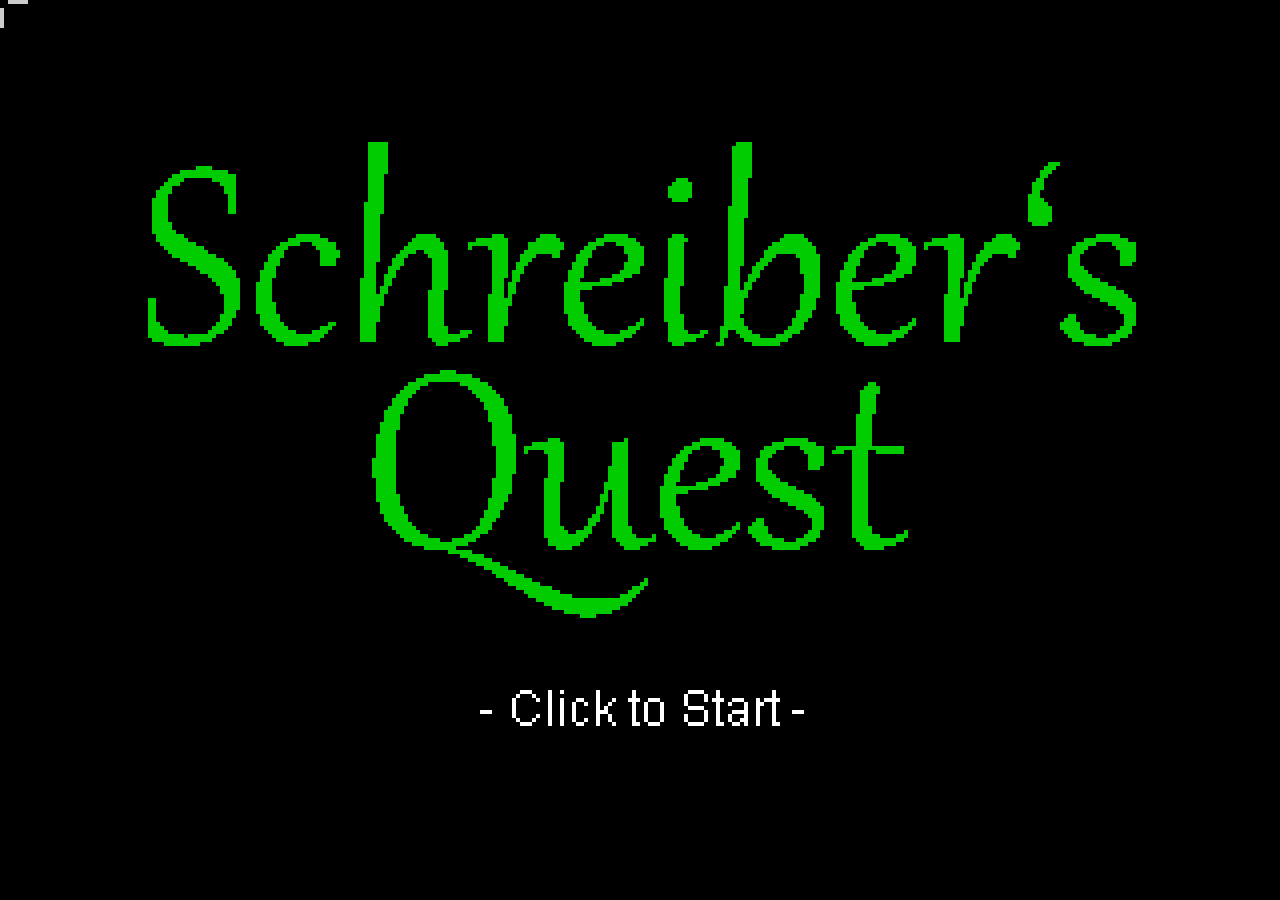
<file: games/pac/index.html>
<!DOCTYPE html>
<html>
<head>
	<title>Schreiber's Quest</title>
    <meta charset="utf-8">
    <link rel="shortcut icon" href="media/favicon.ico">
	<style type="text/css">
		html,body {
			background-color: #333;
			color: #fff;
			font-family: helvetica, arial, sans-serif;
			margin: 0;
			padding: 0;
			font-size: 12pt;
		}
		
		#canvas {
			position: absolute;
			left: 0;
			right: 0;
			top: 0;
			bottom: 0;
			margin: auto;
            cursor: url('[data-uri]'),
            url(media/blank.cur),
            none !important;
		}
	</style>

	<script type="text/javascript" src="lib/impact/impact.js"></script>
	<script type="text/javascript" src="lib/game/main.js"></script>
</head>
<body>
	<canvas id="canvas"></canvas>
</body>
</html>
</file>
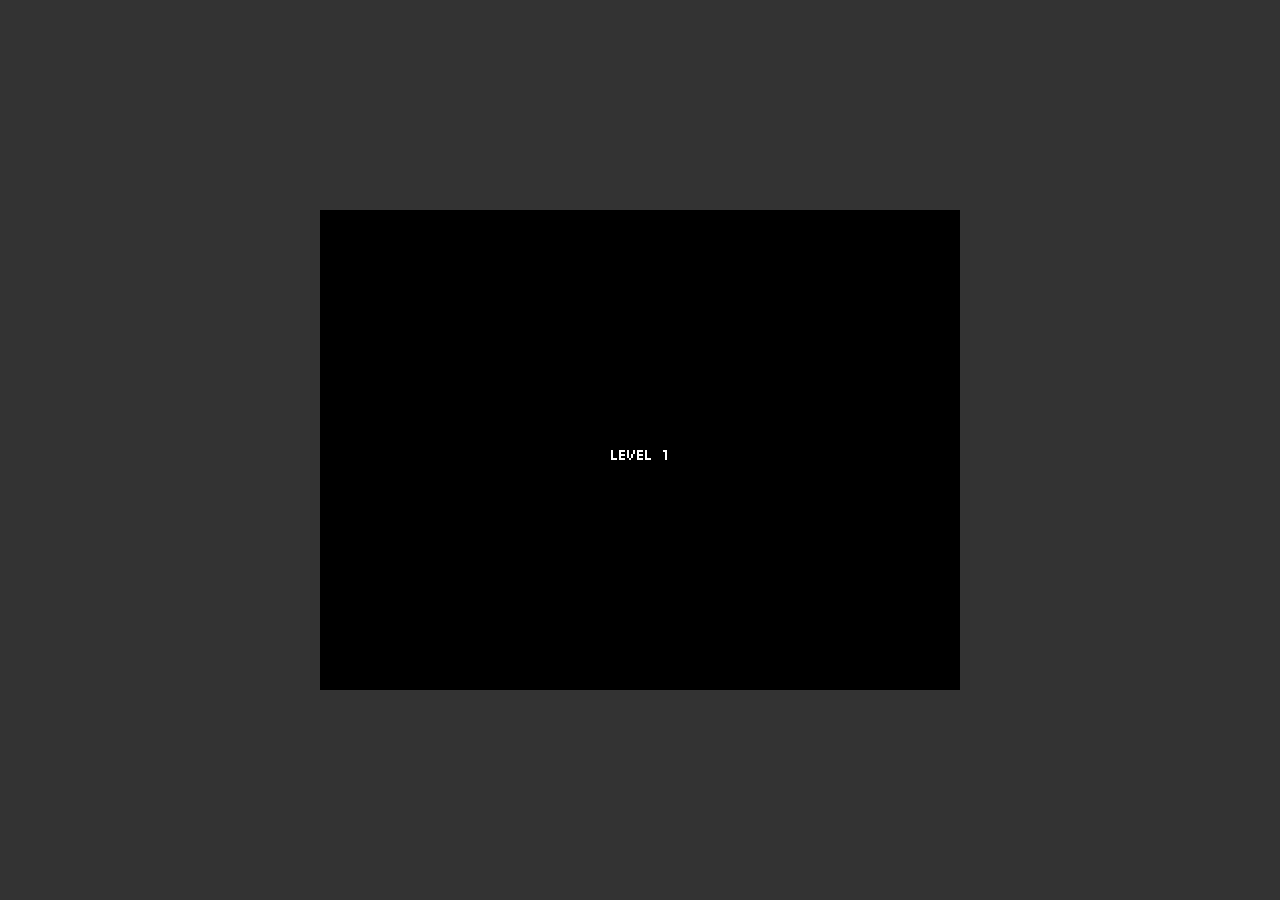
<file: games/platformer/index.html>
<!DOCTYPE html>
<html>
<head>
	<title>Platformer</title>
	<style type="text/css">
		html,body {
			background-color: #333;
			color: #fff;
			font-family: helvetica, arial, sans-serif;
			margin: 0;
			padding: 0;
			font-size: 12pt;
		}
		
		#canvas {
			position: absolute;
			left: 0;
			right: 0;
			top: 0;
			bottom: 0;
			margin: auto;
		}
	</style>
	<script type="text/javascript" src="lib/impact/impact.js"></script>
	<script type="text/javascript" src="lib/game/main.js"></script>
</head>
<body>
	<canvas id="canvas"></canvas>
</body>
</html>
</file>
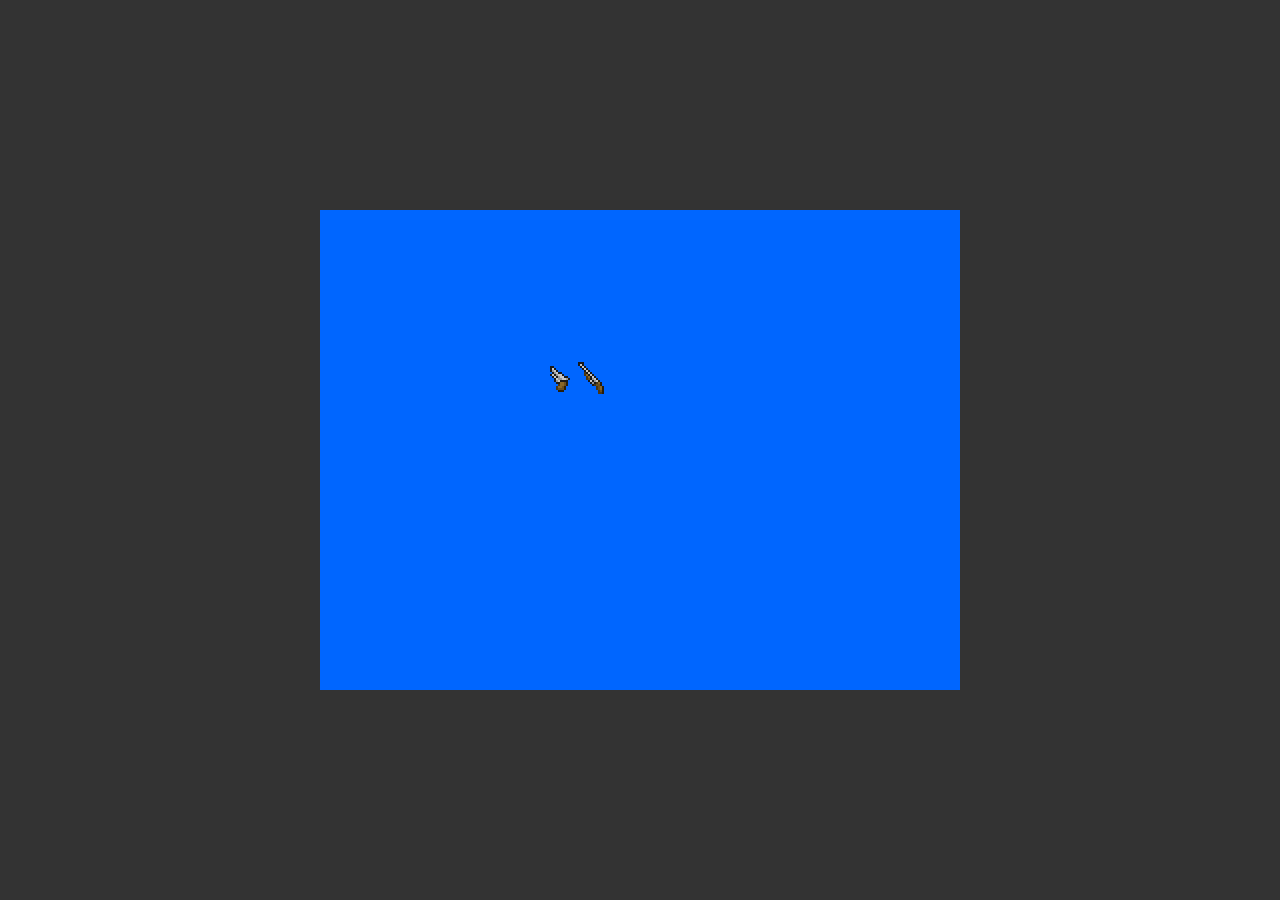
<file: games/shp/index.html>
<!DOCTYPE html>
<html>
<head>
	<title>Impact Game</title>
	<style type="text/css">
		html,body {
			background-color: #333;
			color: #fff;
			font-family: helvetica, arial, sans-serif;
			margin: 0;
			padding: 0;
			font-size: 12pt;
		}
		
		#canvas {
			position: absolute;
			left: 0;
			right: 0;
			top: 0;
			bottom: 0;
			margin: auto;
		}
	</style>

	<script type="text/javascript" src="lib/impact/impact.js"></script>
	<script type="text/javascript" src="lib/game/main.js"></script>
</head>
<body>
	<canvas id="canvas"></canvas>
</body>
</html>
</file>
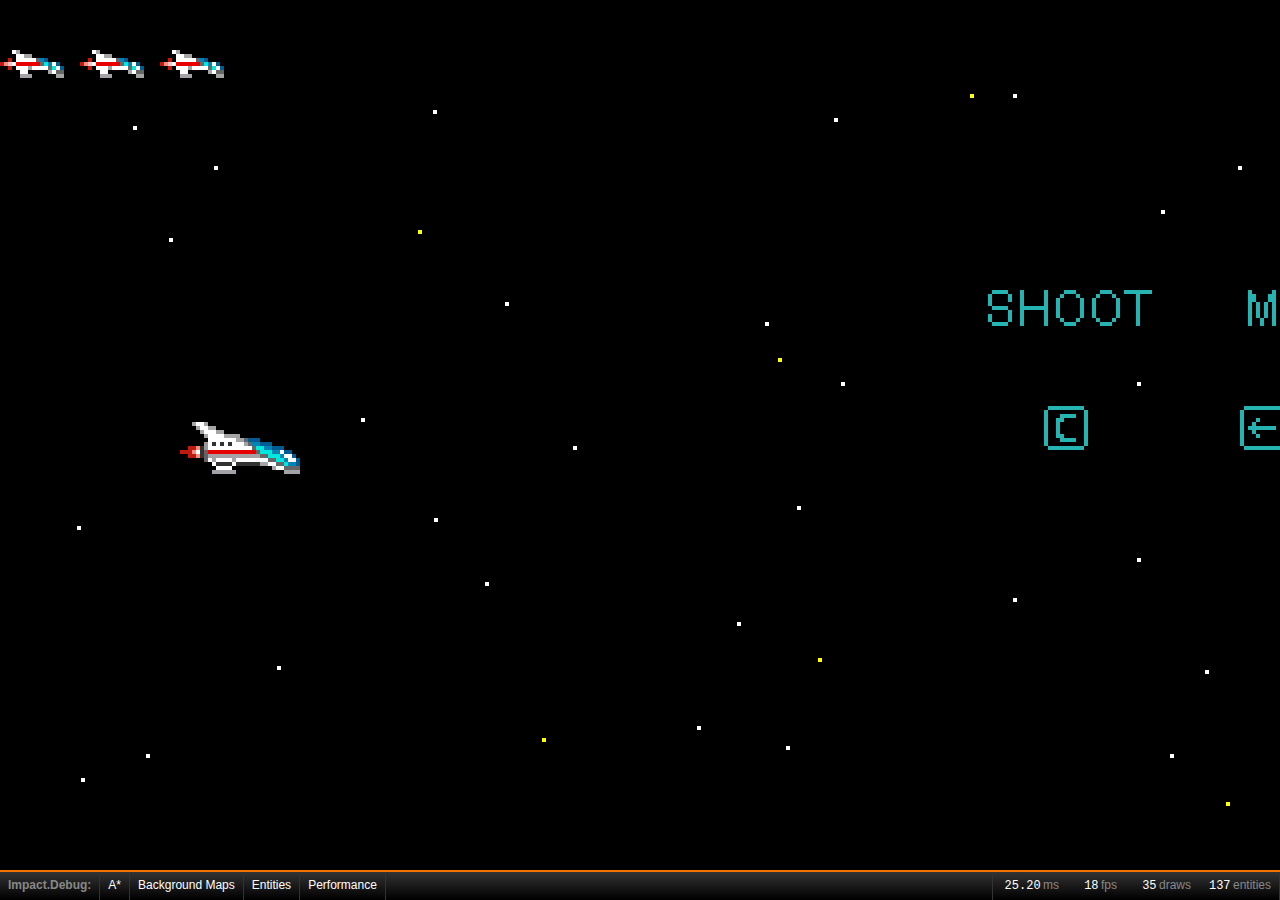
<file: games/super-snail-rescue/index.html>
<!DOCTYPE html>
<html>
<head>
    <meta http-equiv="X-UA-Compatible" content="IE=Edge">
    <meta charset="utf-8">
	<title>Super Snail Rescue</title>
    <link rel="shortcut icon" href="media/favicon.ico">
	<style type="text/css">
		html,body {
			background-color: #333;
			color: #fff;
			font-family: helvetica, arial, sans-serif;
			margin: 0;
			padding: 0;
			font-size: 12pt;
		}
		
		#canvas {
			position: absolute;
			left: 0;
			right: 0;
			top: 0;
			bottom: 0;
			margin: auto;
		}
        h1 {
            text-align: center;
        }
	</style>
    <!--[if IE]>
    <script src="http://html5shiv.googlecode.com/svn/trunk/html5.js"></script>
    <![endif]-->
</head>
<body>
    <h1 id="loading">LOADING ...</h1>
	<canvas id="canvas"></canvas>
    <script type="text/javascript" src="lib/impact/impact.js"></script>
    <script type="text/javascript" src="lib/game/main.js"></script>
</body>
</html>
</file>
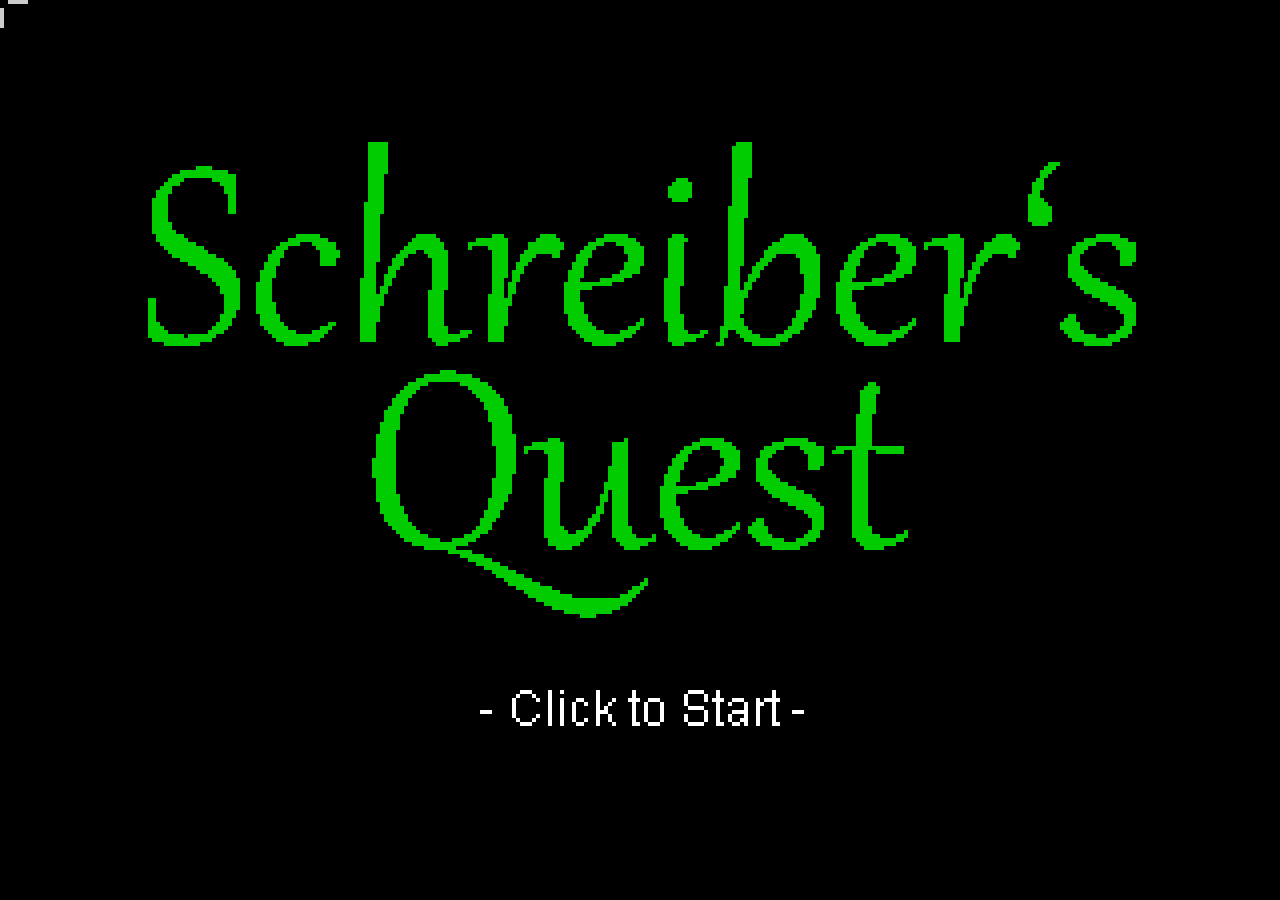
<file: games/pac/minified/index.html>
<!DOCTYPE html>
<html>
<head>
    <meta http-equiv="X-UA-Compatible" content="IE=Edge">
    <meta charset="utf-8">
	<title>Schreiber's Quest</title>
    <link rel="shortcut icon" href="media/favicon.ico">
	<style type="text/css">
		html,body {
			background-color: #333;
			color: #fff;
			font-family: helvetica, arial, sans-serif;
			margin: 0;
			padding: 0;
			font-size: 12pt;
		}
		
		#canvas {
			position: absolute;
			left: 0;
			right: 0;
			top: 0;
			bottom: 0;
			margin: auto;
            cursor: url('[data-uri]'),
            url(media/blank.cur),
            none !important;
		}
	</style>
    <!--[if IE]>
    <script src="http://html5shiv.googlecode.com/svn/trunk/html5.js"></script>
    <![endif]-->
</head>
<body>
	<canvas id="canvas"></canvas>
    <script type="text/javascript" src="game.min.js"></script>
</body>
</html>
</file>
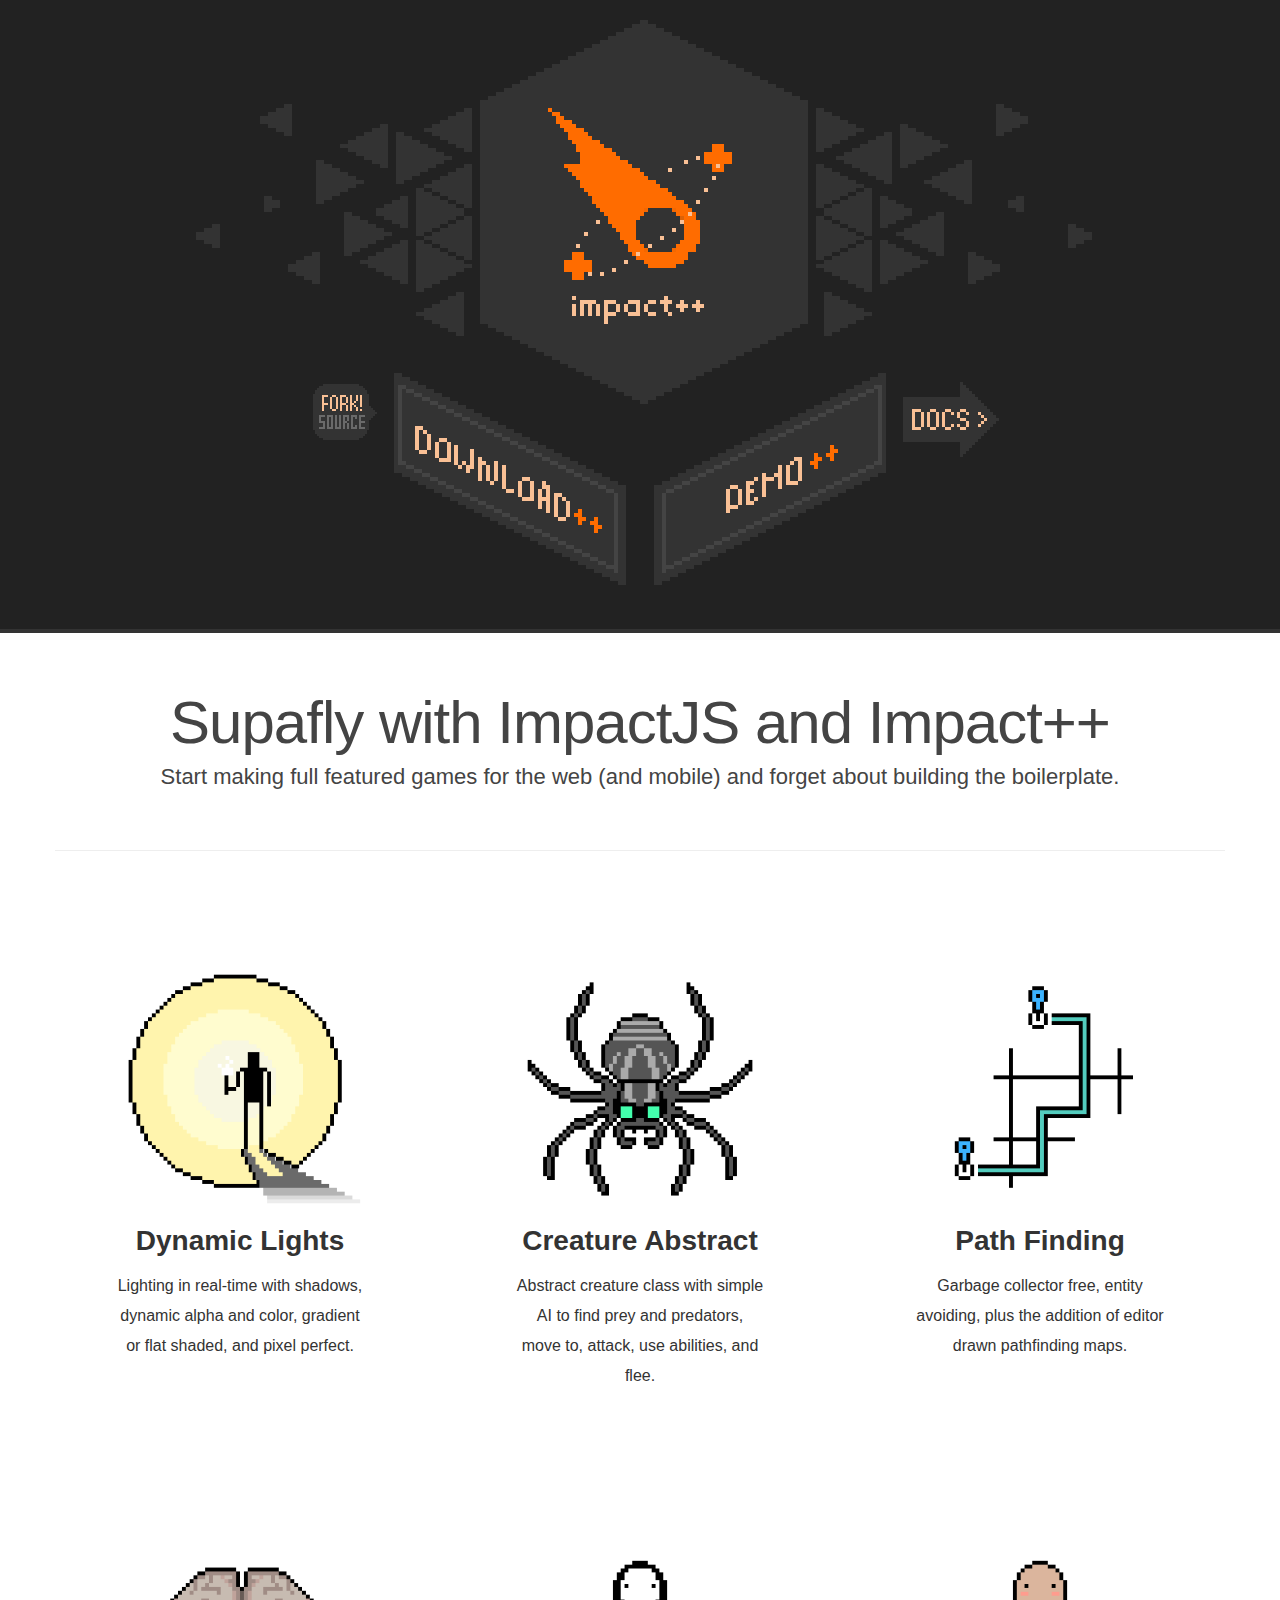
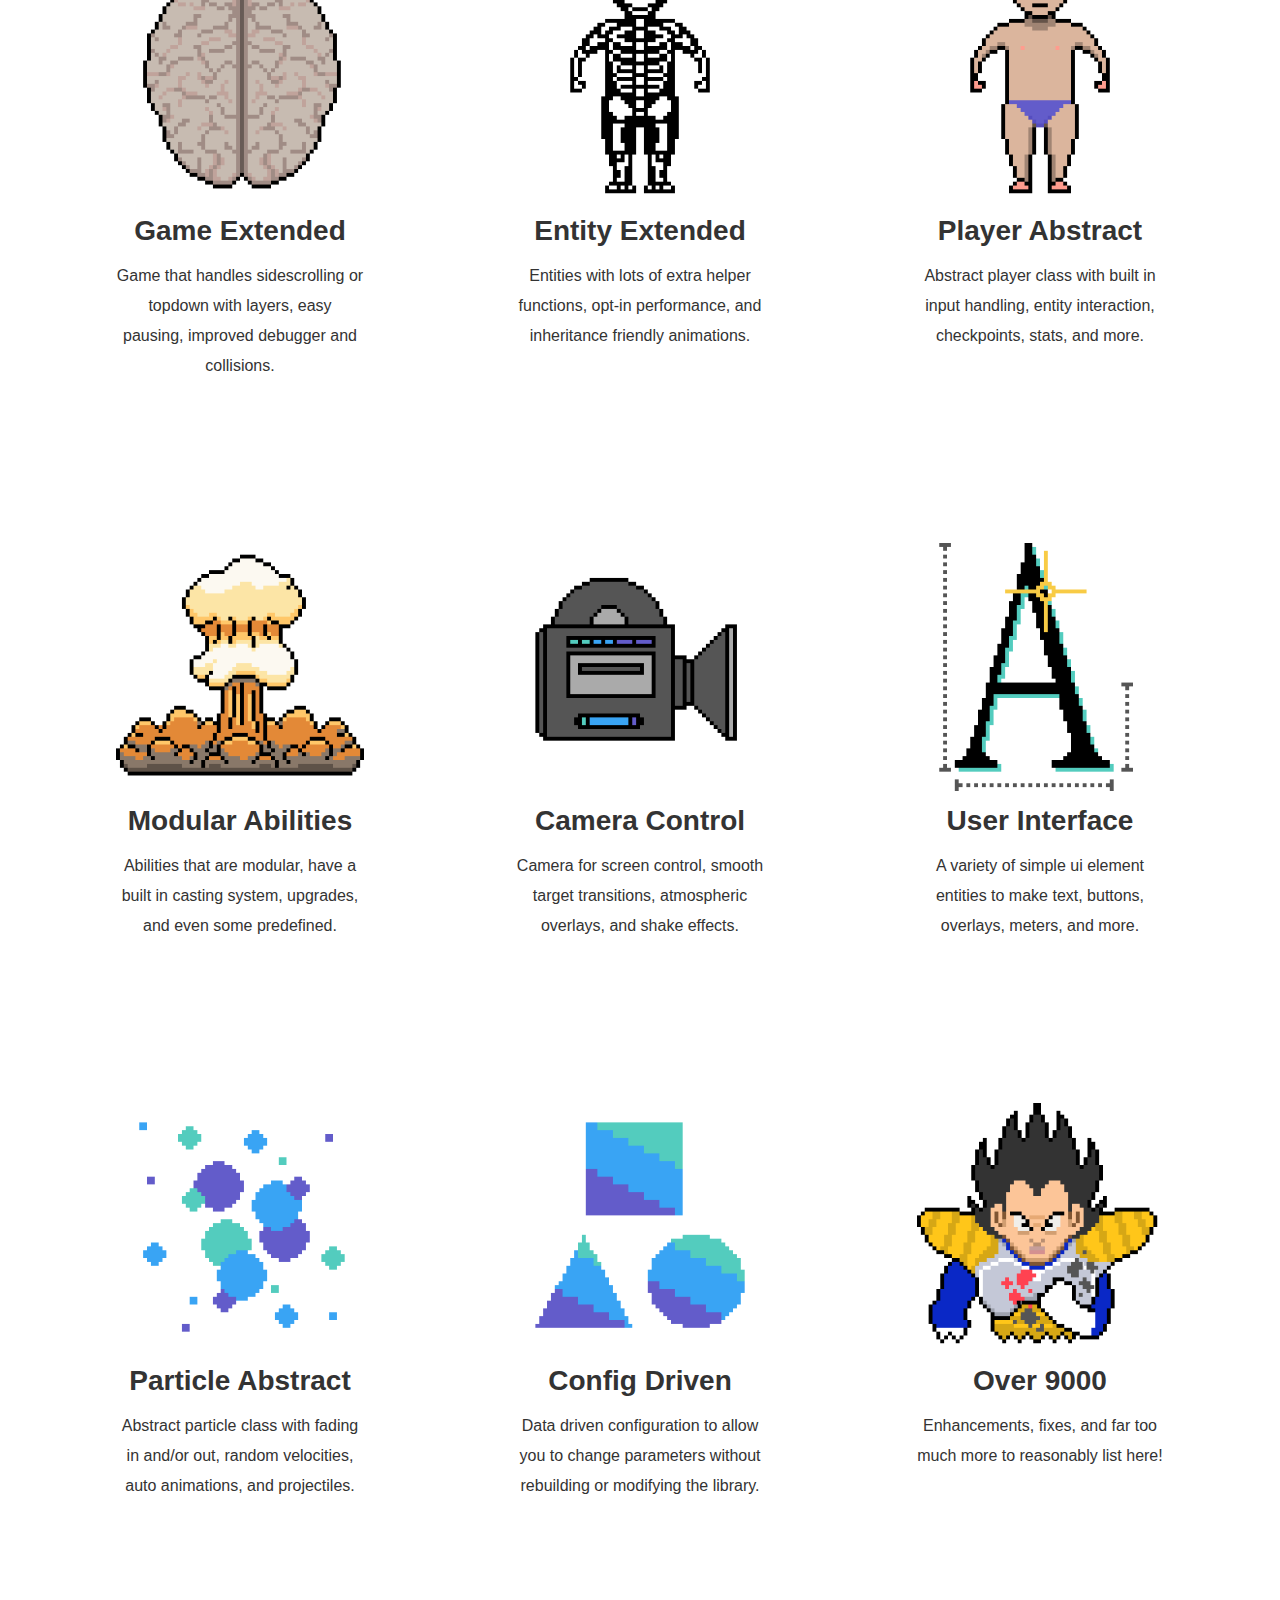
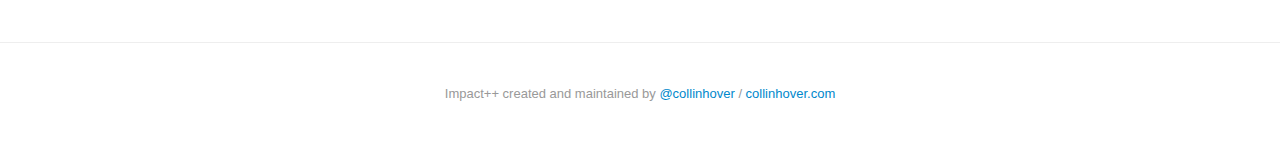
<file: libs/impact_plusplus/docs/index.html>
<!DOCTYPE html>
<html lang="en">
<head>
    <meta charset="utf-8">
	<meta name="viewport" content="width=device-width">
    <title>Impact++</title>
    
    <script src="scripts/prettify/prettify.js"> </script>
    <script src="scripts/prettify/lang-css.js"> </script>
    <!--[if lt IE 9]>
		<script src="scripts/html5shiv.js"> </script>
    <![endif]-->
    <link type="text/css" rel="stylesheet" href="styles/prettify.css">
    <link type="text/css" rel="stylesheet" href="styles/prettify-tomorrow.css">
    <link type="text/css" rel="stylesheet" href="styles/bootstrap.min.css">
    <link type="text/css" rel="stylesheet" href="styles/main.css">
</head>

<body data-spy="scroll" data-target="#navdoc">

	


    







    


	
	<div id="header">
		<a href="index.html"><img src="img/banner_impactplusplus.png"></a>
		
		<div id="headerlinks">
			
			<div id="downloadBtn">
			
				<a href='http://github.com/collinhover/impactplusplus/' id="forkBtn">
					<img src="img/fork_impactplusplus.png" alt="Fork me on GitHub">
				</a>
				
				<a href='http://github.com/collinhover/impactplusplus/zipball/master/'>
					<img src="img/download_impactplusplus.png" alt="Download Impact++">
				</a>
				
			</div>
			
			<div id="demoBtn">
				
				<a href="demo/index.html">
					<img src="img/demo_impactplusplus.png" alt="Demo Impact++">
				</a>
			
				<a href='ig.html' id="docsBtn">
					<img src="img/docs_impactplusplus.png" alt="To the Docs!">
				</a>
				
			</div>
			
		</div>
	</div>
	
	<div id="docs" class="container">
		
		<section id="intro">
			
			<h1>Supafly with <a href="http://impactjs.com" target="_blank">ImpactJS</a> and Impact++</h1>
			<h4>Start making full featured games for the web (and mobile) and forget about building the boilerplate.</h4>
			
		</section>
		
		<hr>

		<div  id="features">
		
			<div class="row">
				
				<div class="span4">
				
					<div class="feature">
						<a href="ig.EntityLight.html" class="hero-unit">
							<img src="img/example_lighting.png">
							<h3>Dynamic Lights</h3>
							<p>Lighting in real-time with shadows, dynamic alpha and color, gradient or flat shaded, and pixel perfect.</p>
						</a>
					</div>
					
				</div>
				
				<div class="span4">
				
					<div class="feature">
						<a href="ig.Creature.html" class="hero-unit">
							<img src="img/example_creature.png">
							<h3>Creature Abstract</h3>
							<p>Abstract creature class with simple AI to find prey and predators, move to, attack, use abilities, and flee.</p>
						</a>
					</div>
					
				</div>
				
				<div class="span4">
				
					<div class="feature">
						<a href="ig.pathfinding.html" class="hero-unit">
							<img src="img/example_pathfinding.png">
							<h3>Path Finding</h3>
							<p>Garbage collector free, entity avoiding, plus the addition of editor drawn pathfinding maps.</p>
						</a>
					</div>
					
				</div>
				
			</div>

			<div class="row">
				
				<div class="span4">
				
					<div class="feature">
						<a href="ig.GameExtended.html" class="hero-unit">
							<img src="img/example_game.png">
							<h3>Game Extended</h3>
							<p>Game that handles sidescrolling or topdown with layers, easy pausing, improved debugger and collisions.</p>
						</a>
					</div>
					
				</div>
				
				<div class="span4">
				
					<div class="feature">
						<a href="ig.EntityExtended.html" class="hero-unit">
							<img src="img/example_entities.png">
							<h3>Entity Extended</h3>
							<p>Entities with lots of extra helper functions, opt-in performance, and inheritance friendly animations.</p>
						</a>
					</div>
					
				</div>
				
				<div class="span4">
				
					<div class="feature">
						<a href="ig.Player.html" class="hero-unit">
							<img src="img/example_player.png">
							<h3>Player Abstract</h3>
							<p>Abstract player class with built in input handling, entity interaction, checkpoints, stats, and more.</p>
						</a>
					</div>
					
				</div>
				
			</div>

			<div class="row">
				
				<div class="span4">
				
					<div class="feature">
						<a href="ig.Ability.html" class="hero-unit">
							<img src="img/example_abilities.png">
							<h3>Modular Abilities</h3>
							<p>Abilities that are modular, have a built in casting system, upgrades, and even some predefined.</p>
						</a>
					</div>
					
				</div>
				
				<div class="span4">
				
					<div class="feature">
						<a href="ig.Camera.html" class="hero-unit">
							<img src="img/example_camera.png">
							<h3>Camera Control</h3>
							<p>Camera for screen control, smooth target transitions, atmospheric overlays, and shake effects.</p>
						</a>
					</div>
					
				</div>
				
				<div class="span4">
				
					<div class="feature">
						<a href="ig.UIElement.html" class="hero-unit">
							<img src="img/example_ui.png">
							<h3>User Interface</h3>
							<p>A variety of simple ui element entities to make text, buttons, overlays, meters, and more.</p>
						</a>
					</div>
					
				</div>
				
			</div>

			<div class="row">
				
				<div class="span4">
				
					<div class="feature">
						<a href="ig.Particle.html" class="hero-unit">
							<img src="img/example_particles.png">
							<h3>Particle Abstract</h3>
							<p>Abstract particle class with fading in and/or out, random velocities, auto animations, and projectiles.</p>
						</a>
					</div>
					
				</div>
				
				<div class="span4">
				
					<div class="feature">
						<a href="ig.CONFIG.html" class="hero-unit">
							<img src="img/example_config.png">
							<h3>Config Driven</h3>
							<p>Data driven configuration to allow you to change parameters without rebuilding or modifying the library.</p>
						</a>
					</div>
					
				</div>
				
				<div class="span4">
				
					<div class="feature">
						<a href="ig.html" class="hero-unit">
							<img src="img/example_more.png">
							<h3>Over 9000</h3>
							<p>Enhancements, fixes, and far too much more to reasonably list here!</p>
						</a>
					</div>
					
				</div>
				
			</div>
		
		</div>
		
	</div>
	
	<hr>

	<footer>
		<p class="muted">Impact++ created and maintained by <a href="http://twitter.com/collinhover" target="_blank">@collinhover</a> / <a href="http://collinhover.com/" target="_blank">collinhover.com</a></p>
	</footer>
	





	
	<script src="scripts/linenumber.js"> </script>
	<script src="http://ajax.googleapis.com/ajax/libs/jquery/1.9.1/jquery.min.js"></script>
	<script>window.jQuery || document.write('<script src="scripts/jquery-1.9.1.min.js"><\/script>')</script>
	<script src="scripts/bootstrap.min.js"> </script>
	<script src="scripts/main.js"> </script>
	
</body>
</html>
</file>
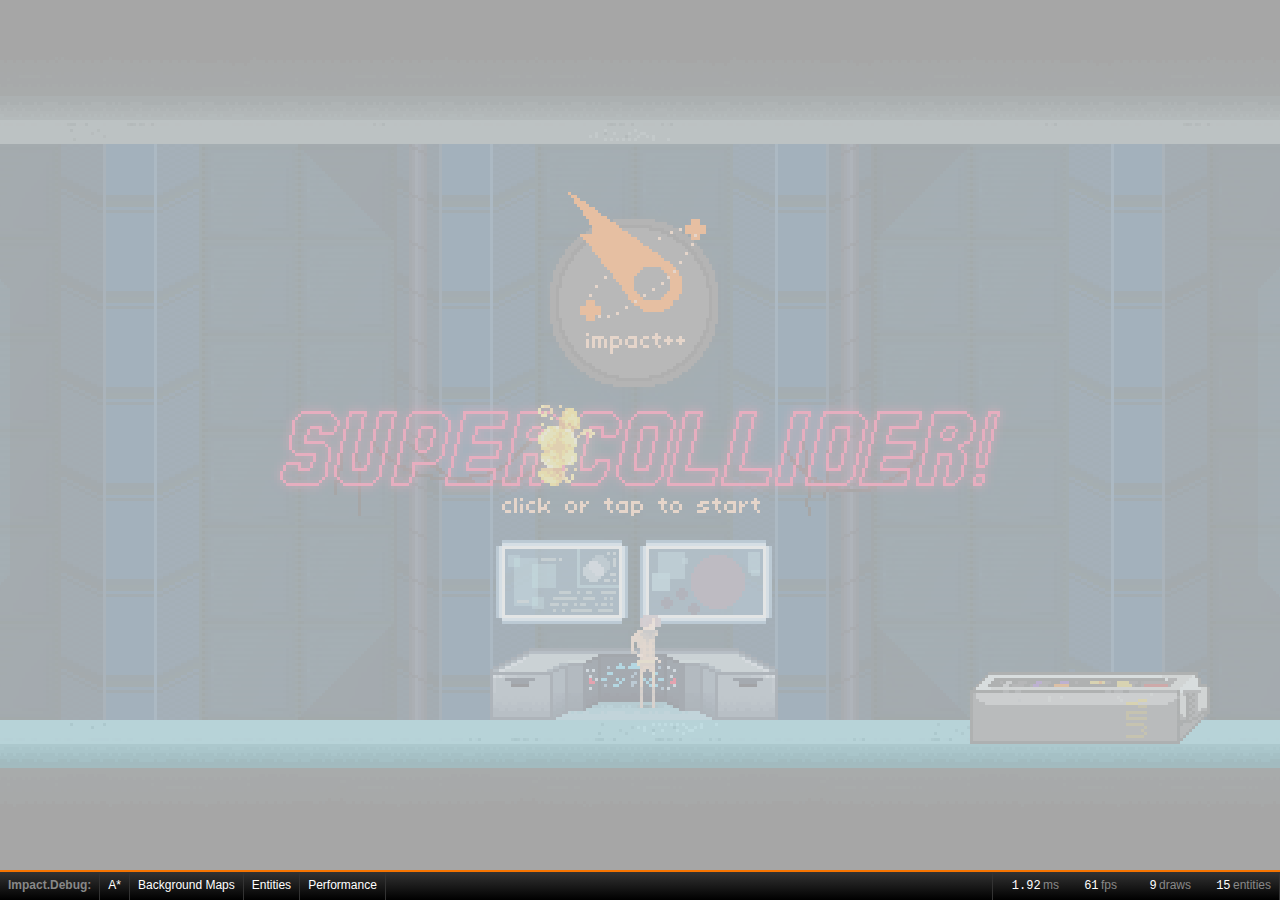
<file: libs/impact_plusplus/docs/demo/index.html>
<!DOCTYPE html>
<html>
<head>

	<title>Impact++ SUPER COLLIDER!</title>

    <link rel="shortcut icon" href="media/favicon.ico">
	
	<style type="text/css">
		html,body {
			background-color: #111111;
			color: #fff;
			font-family: helvetica, arial, sans-serif;
			margin: 0;
			padding: 0;
			font-size: 12pt;
		}
		
		#canvas {
			position: absolute;
			left: 0;
			right: 0;
			top: 0;
			bottom: 0;
			margin: auto;
		}
	</style>

	<script type="text/javascript" src="lib/game.min.js"></script>
</head>
<body>
	<canvas id="canvas"></canvas>
</body>
</html>
</file>
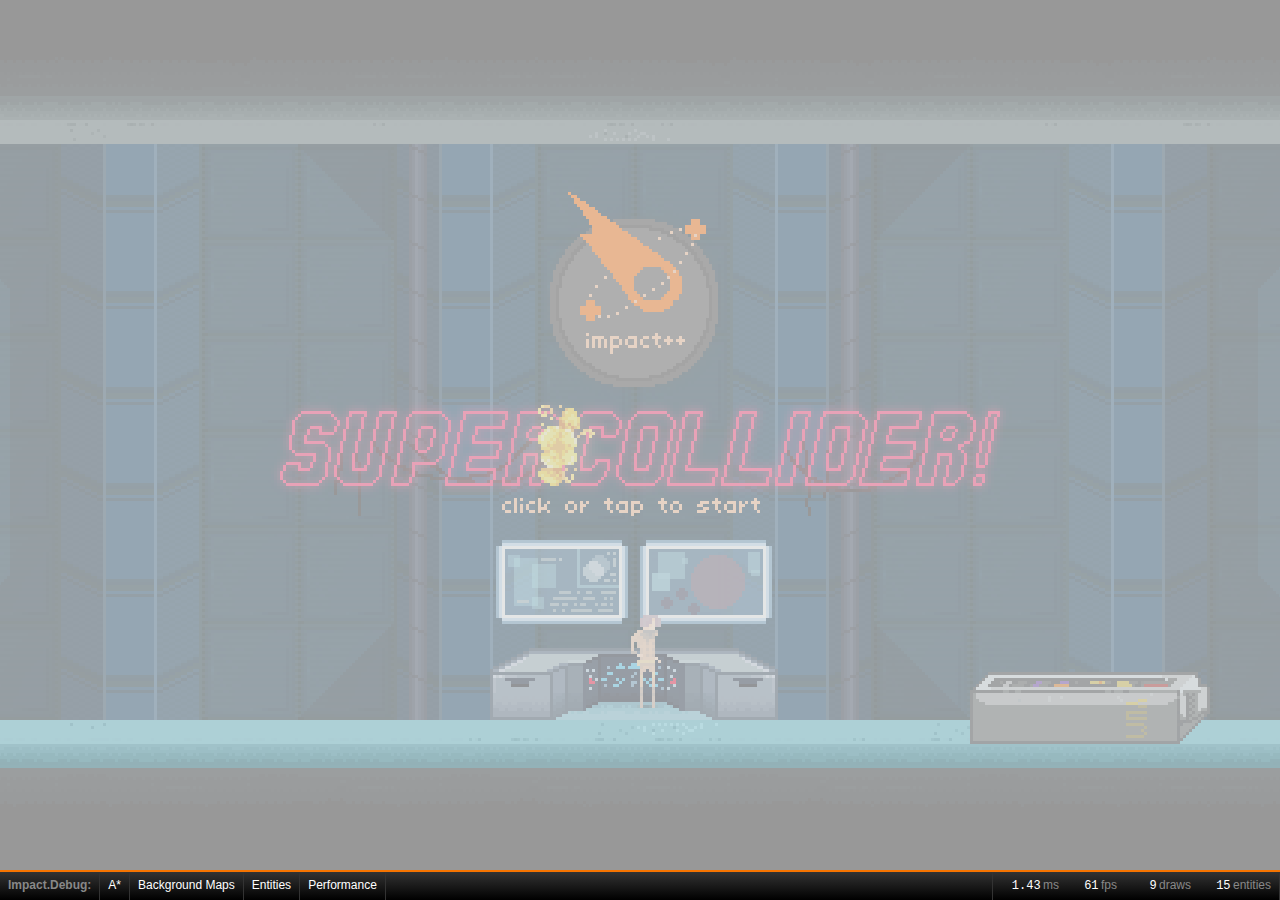
<file: libs/impact_plusplus/examples/supercollider/index.html>
<!DOCTYPE html>
<html>
<head>

	<title>Impact++ SUPER COLLIDER!</title>

    <link rel="shortcut icon" href="media/favicon.ico">
	
	<style type="text/css">
		html,body {
			background-color: #111111;
			color: #fff;
			font-family: helvetica, arial, sans-serif;
			margin: 0;
			padding: 0;
			font-size: 12pt;
		}
		
		#canvas {
			position: absolute;
			left: 0;
			right: 0;
			top: 0;
			bottom: 0;
			margin: auto;
		}
	</style>

	<script type="text/javascript" src="lib/impact/impact.js"></script>
	<script type="text/javascript" src="lib/game/main.js"></script>
</head>
<body>
	<canvas id="canvas"></canvas>
</body>
</html>
</file>
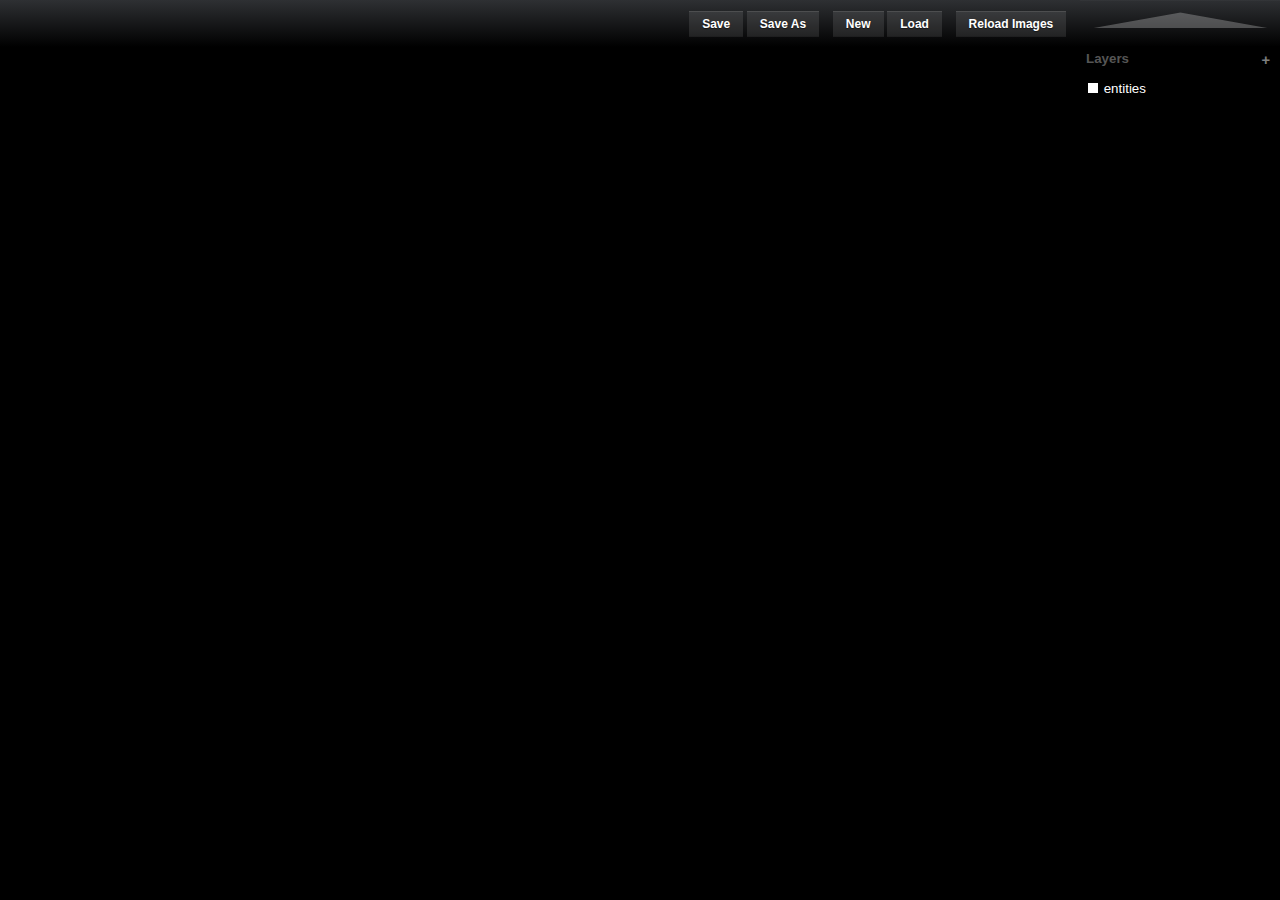
<file: boilerplates/impact_plusplus_boilerplate/weltmeister.html>
﻿<!DOCTYPE html>
<html>
<head>
	<meta http-equiv="Content-Type" content="text/html; charset=utf-8"/>
	<title>Weltmeister</title>
	<link rel="stylesheet" type="text/css" href="lib/weltmeister/weltmeister.css"/>
	<script src="lib/weltmeister/jquery-1.7.1.min.js" type="text/javascript" charset="utf-8"></script>
	<script src="lib/weltmeister/jquery-ui-1.8.1.custom.min.js" type="text/javascript" charset="utf-8"></script>
	<script src="lib/impact/impact.js" type="text/javascript" charset="utf-8"></script>
	<script src="lib/weltmeister/weltmeister.js" type="text/javascript" charset="utf-8"></script>
</head>
<body>
<div id="headerMenu">
	<span class="headerTitle"></span>
	<span class="unsavedTitle"></span>
	<span class="headerFloat">
		<input type="button" id="levelSave" value="Save" class="button"/>
		<input type="button" id="levelSaveAs" value="Save As" class="button"/>
		<input type="button" id="levelNew" value="New" class="button"/>
		<input type="button" id="levelLoad" value="Load" class="button"/>
		<input type="button" id="reloadImages" value="Reload Images" title="Reload Images" class="button"/>
		<input type="button" id="toggleSidebar" value="Toggle Sidebar" title="Toggle Sidebar" class="button"/>
	</span>
</div>

<div id="editor">
	<div id="entityMenu"></div>
	
	<canvas id="canvas"></canvas>
	
	<div id="menu">
		<div id="layerContainer">
			<h2>Layers</h2>
			<div id="layerButtons">
				<div class="button" id="buttonAddLayer" title="Add Layer">+</div>
			</div>
			<div id="layers">
				<div id="layerEntities" class="layer">
					<span class="visible specialVis checkedVis" title="Toggle Visibility (Shift+0)"></span>
					<span class="name">entities</span>
				</div>
			</div>
		</div>
		
		
		<div id="layerSettings">
			<h2>Layer Settings</h2>
			<dl>
				<dt>Name:</dt><dd><input type="text" class="text" id="layerName"/></dd>
				<dt>Tileset:</dt><dd><input type="text" class="text" id="layerTileset"/></dd>
				<dt>Tilesize:</dt><dd><input type="text" class="number" id="layerTilesize"/></dd>
				<dt>Dimensions:</dt>
				<dd>
					<input type="text" class="number" id="layerWidth"/> &times; <input type="text" class="number" id="layerHeight"/>
				</dd>
				<dt>Distance:</dt><dd><input type="text" class="number" id="layerDistance"/></dd>
				<dd>
					<input type="checkbox" id="layerIsCollision"/>
					<label for="layerIsCollision">Is Collision Layer</label>
				</dd>
				<dd>
					<input type="checkbox" id="layerPreRender"/>
					<label for="layerPreRender">Pre-Render in Game</label>
				</dd>
				<dd>
					<input type="checkbox" id="layerRepeat"/>
					<label for="layerRepeat">Repeat</label>
				</dd>
				<dd>
					<input type="checkbox" id="layerLinkWithCollision"/>
					<label for="layerLinkWithCollision">Link with Collision</label>
				</dd>
				<dd>
					<input type="button" id="buttonSaveLayerSettings" value="Apply Changes" class="button"/>
					<input type="button" id="buttonRemoveLayer" value="Delete" class="button"/>
				</dd>
			</dl>
		</div>
		
		<div id="entitySettings">
			<h2>Entity Settings</h2>
			<h3 id="entityClass">EntityClassName</h3>
			<div id="entityDefinitions">
				<div class="entityDefinition"><span class="key">x</span>:<span class="value">188</span></div>
				<div class="entityDefinition"><span class="key">y</span>:<span class="value">269</span></div>
			</div>
			<dl id="entityDefinitionInput">
				<dt>Key:</dt><dd><input type="text" class="text" id="entityKey"/></dd>
				<dt>Value:</dt><dd><input type="text" class="text" id="entityValue"/></dd>
			</dl>
		</div>
	</div>
	
	<div id="zoomIndicator">1x</div>
	
</div>
</body>
</html>
</file>
<file: libs/impact_plusplus/docs/styles/prettify.css>
.com { color: #93a1a1; }
.lit { color: #195f91; }
.pun, .opn, .clo { color: #93a1a1; }
.fun { color: #dc322f; }
.str, .atv { color: #D14; }
.kwd, .prettyprint .tag { color: #1e347b; }
.typ, .atn, .dec, .var { color: teal; }
.pln { color: #48484c; }

.prettyprint {
  padding: 8px;
  background-color: #f7f7f9;
  border: 1px solid #e1e1e8;
}
.prettyprint.linenums {
  -webkit-box-shadow: inset 40px 0 0 #fbfbfc, inset 41px 0 0 #ececf0;
     -moz-box-shadow: inset 40px 0 0 #fbfbfc, inset 41px 0 0 #ececf0;
          box-shadow: inset 40px 0 0 #fbfbfc, inset 41px 0 0 #ececf0;
}

/* Specify class=linenums on a pre to get line numbering */
ol.linenums {
  margin: 0 0 0 33px; /* IE indents via margin-left */
}
ol.linenums li {
  padding-left: 12px;
  color: #bebec5;
  line-height: 20px;
  text-shadow: 0 1px 0 #fff;
}
</file>
<file: libs/impact_plusplus/docs/styles/prettify-tomorrow.css>
/* Tomorrow Theme */
/* Original theme - https://github.com/chriskempson/tomorrow-theme */
/* Pretty printing styles. Used with prettify.js. */
/* SPAN elements with the classes below are added by prettyprint. */
/* plain text */
.pln {
  color: #4d4d4c; }

@media screen {
  /* string content */
  .str {
    color: #718c00; }

  /* a keyword */
  .kwd {
    color: #8959a8; }

  /* a comment */
  .com {
    color: #8e908c; }

  /* a type name */
  .typ {
    color: #4271ae; }

  /* a literal value */
  .lit {
    color: #f5871f; }

  /* punctuation */
  .pun {
    color: #4d4d4c; }

  /* lisp open bracket */
  .opn {
    color: #4d4d4c; }

  /* lisp close bracket */
  .clo {
    color: #4d4d4c; }

  /* a markup tag name */
  .tag {
    color: #c82829; }

  /* a markup attribute name */
  .atn {
    color: #f5871f; }

  /* a markup attribute value */
  .atv {
    color: #3e999f; }

  /* a declaration */
  .dec {
    color: #f5871f; }

  /* a variable name */
  .var {
    color: #c82829; }

  /* a function name */
  .fun {
    color: #4271ae; } }
/* Use higher contrast and text-weight for printable form. */
@media print, projection {
  .str {
    color: #060; }

  .kwd {
    color: #006;
    font-weight: bold; }

  .com {
    color: #600;
    font-style: italic; }

  .typ {
    color: #404;
    font-weight: bold; }

  .lit {
    color: #044; }

  .pun, .opn, .clo {
    color: #440; }

  .tag {
    color: #006;
    font-weight: bold; }

  .atn {
    color: #404; }

  .atv {
    color: #060; } }
/* Style */
/*
pre.prettyprint {
  background: white;
  font-family: Menlo, Monaco, Consolas, monospace;
  font-size: 12px;
  line-height: 1.5;
  border: 1px solid #ccc;
  padding: 10px; }
*/

/* Specify class=linenums on a pre to get line numbering */
ol.linenums {
  margin-top: 0;
  margin-bottom: 0; }

/* IE indents via margin-left */
li.L0,
li.L1,
li.L2,
li.L3,
li.L4,
li.L5,
li.L6,
li.L7,
li.L8,
li.L9 {
  /* */ }

/* Alternate shading for lines */
li.L1,
li.L3,
li.L5,
li.L7,
li.L9 {
  /* */ }
</file>
<file: libs/impact_plusplus/docs/styles/main.css>
#header {
	position: relative;
	padding-top: 20px;
	padding-bottom: 20px;
	text-align: center;
	background: #222;
	border-bottom: solid 4px #333;
}
#headerlinks {
	position: relative;
	width: 75%;
	margin: -4% auto 0 auto;
	text-align: center;
}
#downloadBtn, #demoBtn {
	display: inline-block;
	position: relative;
	width: 33%;
}
#forkBtn, #docsBtn {
	width: 50%;
}
#forkBtn {
	max-width: 64px;
	max-height: 56px;
	position: absolute;
	top: 12%;
	right: 102%;
}
#docsBtn {
	max-width: 96px;
	max-height: 84px;
	position: absolute;
	top: 9%;
	left: 102%;
}
#downloadBtn, #demoBtn {
	max-width: 256px;
	max-height: 256px;
}
#intro {
	padding-top: 20px;
	padding-bottom: 30px;
	text-align: center;
	color: #555;
}
#intro, #intro a {
	color: #444;
}
#intro a:hover {
	color: #222;
}
#intro h1 {
	font-size: 60px;
	font-weight: 200;
	line-height: 1;
	letter-spacing: -1px;
}
#intro h4 {
	font-size: 22px;
	line-height: 125%;
	font-weight: normal;
}
#intro .btn, #intro .btn:hover {
	margin-top: 20px;
	font-size: 32px;
	line-height: 100%;
}
#features {
	padding-top: 30px;
	padding-bottom: 20px;
}
#features a:hover {
	text-decoration: none;
}
.feature a {
	display: inline-block;
	text-align: center;
	background-color: transparent;
	border: solid 1px transparent;
	-webkit-transition: all 0.2s ease-in-out;
	-moz-transition: all 0.2s ease-in-out;
	-o-transition: all 0.2s ease-in-out;
	transition: all 0.2s ease-in-out;
}
.feature a:hover {
	background-color: #eee;
	border: solid 1px #ccc;
	-webkit-box-shadow: 0 1px 4px rgba(0, 105, 214, 0.25);
	-moz-box-shadow: 0 1px 4px rgba(0, 105, 214, 0.25);
	box-shadow: 0 1px 4px rgba(0, 105, 214, 0.25);
}
#logo {
	display: inline-block;
	position: relative;
}
#logo #forkBtn {
	width: 64px;
	height: 56px;
	padding: 10px;
}
.subtext {
	font-family: Georgia, Times, "Times New Roman", serif;
	font-style: italic;
	font-weight: normal;
}
.doc p {
	line-height: 21px; font-size: 16px;
}
h2 .icon {
	margin-top: 7px !important;
}
h3 .icon {
	margin-top: 4px !important;
}
li {
	line-height: 21px;
}
.sidenav i {
	float: right;
	margin-top: 2px;
	margin-right: -6px;
}
.sidenav > li.nav-header {
	background-color: #eee;
}
.sidenav > li.nav-header,
.sidenav > li > a {
	display: block;
	margin: 0 0 -1px;
	padding: 8px 14px;
	border: 1px solid #e5e5e5;
}
.sidenav > li.nav-header:first-child,
.sidenav > li:first-child > a {
	-webkit-border-radius: 6px 6px 0 0;
	-moz-border-radius: 6px 6px 0 0;
	border-radius: 6px 6px 0 0;
}
.sidenav > li:last-child > a {
	-webkit-border-radius: 0 0 6px 6px;
	-moz-border-radius: 0 0 6px 6px;
	border-radius: 0 0 6px 6px;
}
.sidenav {
	padding: 0;
	margin-bottom: 10px;
}
dt, dd {
	line-height: inherit;
}
.subsection > dl > dt .name {
	padding-top: 30px;
}
dl {
	margin-bottom: 10px;
}
.dl-horizontal dt {
	width: auto;
}
.dl-horizontal dd {
	float: left;
	margin-left: 10px;
}
.hero-unit h1 {
	font-size: 50px;
}
.infoline {
	opacity: 0.5;
}
.infoline [class^="icon-"], .infoline [class*=" icon-"] {
	margin-right: 4px;
}
.infoline-title {
	text-transform: uppercase;
}
.inheritline {
	margin-bottom: 10px;
}
.inheritline .extends {
	padding: 5px;
}
.hero-unit {
	font-size: inherit;
}
.hero-unit pre {
	margin: 0;
}
.constructor {
	font-size: 22px;
	line-height: 50px;
	font-weight: normal;
}
.subsection {
	padding-top: 20px;
}
.type-signature, .params th {
	color: #999;
	font-weight: normal;
}
.details {
	color: #999;
}
.description .alert {
	display: block;
	margin: 5px 0;
}
.label {
	margin-bottom: 5px;
}
#docs {
	padding-top: 30px;
}
#mainnav .mainnav-list {
	font-size: 13px;
	padding: 0;
	margin-bottom: -10px;
	padding-bottom: 15px;
	border-bottom: 1px solid #ddd;
}
#mainnav .mainnav-list:last-child {
	border-bottom: 0;
	margin-bottom: 0;
}
#mainnav .nav li {
	line-height: 16px;
}
.mainnav-list .collapse {
	height: auto;
	overflow: visible;
}
.mainnav-list .btn-collapse {
	width: 100%;
	color: #999;
}
.mainnav-list .btn-collapse:hover {
	color: #999;
	text-decoration: none;
}
#mainnav .mainnav-list .nav-header {
	padding-top: 30px;
}
#mainnav .mainnav-list:first-child .nav-header{
	margin-top: -30px;
}
#doc {
	margin-top: -30px;
	border-top: 30px solid transparent;
}
#overview {
	position: relative;
}
#overview dl {
	margin-bottom: 0;
}
#extends {
	position: absolute;
	top: 0;
	left: 0;
	background-color: #ddd;
	border-right: 1px solid #ccc;
	border-bottom: 1px solid #ccc;
	-webkit-border-radius: 4px 0 4px 0;
	-moz-border-radius: 4px 0 4px 0;
	border-radius: 4px 0 4px 0;
}
#navdocs.affix {
	top: 30px;
	width: inherit;
}
#navdocs .btn {
	opacity: 0.75;
	display: block;
	text-align: left;
	width: 100%;
	margin: 0 0 -1px;
	padding: 8px 14px;
	border: 1px solid #e5e5e5;
	color: #666;
}
#navdocs li:last-child .btn {
	-webkit-border-radius: 0 0 4px 4px;
	-moz-border-radius: 0 0 4px 4px;
	border-radius: 0 0 4px 4px;
}
#navdocs .btn:hover {
	opacity: 1;
	text-decoration: none;
}
#navdocs .nav-header img {
	margin-right: 10px;
}
#navdocs a [class^="icon-"], #navdocs a [class*=" icon-"] {
	opacity: 0.35;
}
#navdocs a:hover [class^="icon-"], #navdocs a:hover [class*=" icon-"] {
	opacity: 0.75;
}
#navdocs li.active a [class^="icon-"], #navdocs li.active a [class*=" icon-"] {
	opacity: 1;
}
#navdocs img {
	opacity: 0.6;
}
#navdocs a {
	text-align: right;
}
#navdoc {
	margin-bottom: 10px;
}
#classes ul.inline > li.well {
	margin-bottom: 5px;
}
footer {
	padding-top: 20px;
	padding-bottom: 40px;
	font-size: 13px;
	text-align: center;
}

@media (min-width: 1200px) {
	.hero-unit h1 {
		font-size: 60px;
	}
}

@media (max-width: 979px) {
	.hero-unit {
		padding: 30px;
	}
	.hero-unit h1 {
		font-size: 40px;
	}
	#navdocs .nav-header {
		word-wrap: break-word;
	}
	#maincontentColumn2 {
		width: 140px;
	}
	#maincontentColumn8 {
		width: 440px;
	}
}

@media (max-width: 767px) {
	#header {
		margin-left: -20px;
		margin-right: -20px;
	}
	.dl-horizontal dt {
		width: auto;
	}
	.dl-horizontal dd {
		margin-left: 20px;
		float: none;
	}
	.mainnav-list .collapse {
		height: 0;
		overflow: hidden;
	}
	#mainnav {
		text-align: center;
	}
	#mainnav .nav {
		font-size: inherit;
	}
	#mainnav .nav li {
		line-height: inherit;
	}
	#maincontentColumn2 {
		width: auto;
	}
	#maincontentColumn8 {
		width: auto;
	}
}
</file>
<file: boilerplates/impact_plusplus_boilerplate/lib/weltmeister/weltmeister.css>
body {
	background-color: #000;
	color: #fff;
	font-family: sans-serif;
	font-size: 10pt;
	margin: 0px;
	overflow: hidden;
	text-shadow: 0px 1px 1px rgba(0,0,0,0.5);
	-webkit-font-smoothing: antialiased;
	-webkit-user-select: none;
}

h2 {
	margin: 0 0 4px 0;
	padding: 4px 0 4px 6px;
	background-color: #000;
	font-size: 100%;
	color: #555;
	xtext-transform: uppercase;
	xborder-bottom: 1px solid #555;
}

h3 {
	margin: 0;
	font-size: 100%;
	display: block;
}

dt {
	margin: 0;
	padding: 4px 0 0 6px;
	display:inline;
	float:left;
	margin-right:5px;
}

dd {
	margin: 0;
	padding: 2px 0 8px 6px;
}

dl {
	margin:0;
}

div.clear {
	clear: both;
}

label {
	cursor: pointer;
}

/* --- Input ------------------------------------------------------------------ */

input {
	background-color: rgba(0,0,0,0.5);
	border: 1px solid rgb(50,50,50);
	color: #fff;
	margin: 0;
	font-family: sans-serif;
	-webkit-font-smoothing: antialiased;
	font-size: 10pt;
	outline: none;
	text-shadow: 0px 1px 1px rgba(0,0,0,0.5);
	
}

input:focus{
	border: 1px solid rgb(200,200,200);
}

input.text {
	padding: 1px;
	margin: 0;
}

input.number {
	width: 30px;
	text-align: right;
}

input.button {
	font-size: 90%;
	padding-left: 13px;
	padding-right: 13px;
	padding-top: 5px;
	padding-bottom: 5px;
	color: #fff;
	font-weight: bold;
	background-color: rgba(255,255,255,0.1);
	border:none;
	border-top: 1px solid rgba(255,255,255,0.1);
	border-bottom: 1px solid rgba(0,0,0,0.1);
	cursor: pointer;
	-webkit-transition: 0.1s linear;
}

input.button:hover {
	background-color: rgba(255,255,255,0.2);
}

input.button:active {
	background-color: rgba(255,255,255,0.3);
}

input.text#layerName {
	width:140px;
}

input.text#layerTileset {
	width:138px;
}

input#levelSaveAs { margin-right: 10px; }
input#levelLoad { margin-right: 10px; }
input#reloadImages {margin-right: 10px;}

input:disabled {
	background-color: #555;
	color: #888;
}

/* --- Layout ------------------------------------------------------------------ */

#editor {
	margin: 0px;
	position: relative;
}

#canvas {
	image-rendering: optimizeSpeed;
	-webkit-interpolation-mode: nearest-neighbor;
}

#menu {
	width: 200px;
	float: right;
	position:absolute;
	top:0px;
	right:0px;
}

/* --- Layers ------------------------------------------------------------------ */

#layerContainer {
	background-color: rgba(0,0,0,0.95);
	padding-right:2px;
}

#layers {
	max-height: 200px;
	overflow: auto;
}

#layerButtons div.button#buttonAddLayer {
	position:absolute;
	right: 0px;
	top:-5px;
	cursor: pointer;
	padding: 10px;
	color:rgba(255,255,255,0.5);
	font-weight: bold;
	font-size:110%;
	margin-left:1px;
	-webkit-transition: 0.1s linear;
	-webkit-font-smoothing: none;
	z-index:10;
}
#layerButtons div.button#buttonAddLayer:hover { color:rgba(255,255,255,1);}
#layerButtons div.button#buttonAddLayer:active { color:rgba(255,255,255,1); text-shadow:none;}

.layer {
	padding: 6px 4px;
	cursor: pointer;
	-webkit-transition: background-color 0.1s linear;
	border-top: 1px solid rgba(255,255,255,0);
	border-bottom: 1px solid rgba(255,255,255,0);
}

.layer:hover {
	background-color: rgba(255,255,255,0.1);
	border-top: 1px solid rgba(255,255,255,0.1);
	border-bottom: 1px solid rgba(255,255,255,0.1);
}

.layer:active {
	background-color: rgba(255,255,255,0.2);
	border-top: 1px solid rgba(255,255,255,0.2);
	border-bottom: 1px solid rgba(255,255,255,0.2);
}

.layerActive { 
	background-color: rgba(255,255,255,0.1); 
	border-top: 1px solid rgba(255,255,255,0.2);
	border-bottom: 1px solid rgba(255,255,255,0.2) !important;
}


#layerEntities { border-bottom: 1px solid #000; }

.layer .visible {
	background-color: rgba(255,255,255,0.2); 
	text-indent: -99999px; 
	display: inline-block;
	width: 10px; 
	height: 10px; 
	margin-right: 7px; 
	margin-left: 4px; 
	-webkit-transition: 0.1s linear;
}

.layer .visible.specialVis{
	margin-right: 2px;
}

.layer .checkedVis{ background-color: rgba(255,255,255,1); }
.layer span.size { font-size: 75%; color: rgba(255,255,255,0.7); }

#layerSettings {
	background-color: rgba(0,0,0,0.95);
	padding-top: 5px;
	margin-top: 1px;
	display: none;
}

/* --- Entities ------------------------------------------------------------------ */
h3#entityClass {
	border-bottom: 1px solid rgba(255,255,255,0.2);
	padding: 5px;
	padding-left: 10px;
}

#entitySettings {
	background-color: rgba(0,0,0,0.95);
	margin-top: 1px;
	display: none;
}

#entityDefinitions {
	max-height: 220px;
	overflow: auto;
}

div.entityDefinition {
	color: #aaa;
	padding: 2px 0;
	border-bottom: 1px solid rgba(255,255,255,0.2);
	cursor: pointer;
}

div.entityDefinition:hover {
	background-color: rgba(255,255,255,0.1);
}

div.entityDefinition .key {
	width: 50%;
	display: block;
	float: left;
	margin: 0 0px 0 0;
	padding: 0;
	text-align: right;
	color: #fff;
	overflow: hidden;
}

div.entityDefinition .value {
	padding: 0 0 0 2px;
	color: #fff;
}

dl#entityDefinitionInput {
	padding: 8px 0;
}

dl#entityDefinitionInput dt {
	width: 40px;
	display: block;
	float: left;
	margin: 0 4px 0 0;
	padding: 4px 0 0 0;
	text-align: right;
}

dl#entityDefinitionInput dd {
	display: block;
	margin: 0;
	padding: 2px 0;
}

#entityKey, #entityValue {
}

#entityMenu {
	background-color: rgba(0,0,0,0.9);
	display: none;
	position: absolute;
	min-width: 100px;
	max-height:300px;
	overflow-y: scroll;
	z-index: 1000;
}

#entityMenu div {
	padding: 3px;
	padding-left: 8px;
	color: #fff;
	cursor: pointer;
	border-top: 1px solid rgba(255,255,255,0);
	border-bottom: 1px solid rgba(255,255,255,0);
	-webkit-transition: 0.1s linear;
}

#entityMenu div:hover {
	background-color: rgba(255,255,255,0.2);
	border-top: 1px solid rgba(255,255,255,0.2);
	border-bottom: 1px solid rgba(255,255,255,0.2);
}

/* --- Dialogs ------------------------------------------------------------------ */

.selectFileDialog {
	background-color: rgba(0,0,0,0.9);
	border: 1px solid white;
	border-top: 1px solid rgba(255,255,255,0.4);
	display: none;
	position: absolute;
	overflow: hidden;
	-webkit-box-shadow: 0px 0px 10px rgba(0,0,0,1);
	
	max-height: 300px;
	overflow-y: scroll;
}

.selectFileDialog a {
	padding: 4px;
	color: #fff;
	display: block;
	text-decoration: none;
	border-top: 1px solid rgba(255,255,255,0);
	border-bottom: 1px solid rgba(255,255,255,0);
}

.selectFileDialog a:hover {
	background-color: rgba(255,255,255,0.2);
	border-top: 1px solid rgba(255,255,255,0.2);
	border-bottom: 1px solid rgba(255,255,255,0.2);
}

div.modalDialogBackground {
	background-color: rgba(0,0,0,0.7);
	width: 100%;
	height: 100%;
	position: fixed;
	top: 0;
	left: 0;
	display: none;
	z-index: 100;
}

div.modalDialogBox {
	width: 300px;
	margin-left: -170px;
	background-color: rgba(0,0,0,0.9);
	border: 1px solid rgb(100,100,100);
	-webkit-box-shadow: 0px 0px 10px rgba(0,0,0,1);
	position: absolute;
	top: 20%;
	left: 50%;
	padding: 20px;
}

div.modalDialogText {
	font-size: 180%;
	font-weight: bold;
}

div.modalDialogButtons {
	margin-top: 20px;
	text-align: right;
}

div.modalDialogButtons input.button {
	min-width: 100px;
	text-align: center;
	margin-left: 10px;
}

input.modalDialogPath {
	margin-top: 20px;
	width: 100%;
	outline: none;
}

input.modalDialogPath:focus {
	outline: none;
	border: 1px solid rgb(100,100,100);
}

#headerMenu {
	position:relative;
	z-index:10;
	height:47px;
	width:100%;
	background: #131314;
	background: -webkit-gradient(linear, left bottom, left top, color-stop(0,#000000), color-stop(1,#2e3033));
	background: -moz-linear-gradient(center bottom, #000000 0%, #2e3033 100%);
	background: -o-linear-gradient(#2e3033, #000000);
}

#headerMenu span.headerTitle {
	display:inline-block;
	font-weight:bold;
	font-size:200%;
	padding-left:20px;
	padding-top:7px;
	color:rgba(0,0,0,0.1);
	text-shadow:0px -1px 0px rgba(255,255,255,0.4);
}

#headerMenu span.unsavedTitle {
	display:inline-block;
	font-weight:bold;
	font-size:240%;
	padding-left:0px;
	color:#cc0000;
	text-shadow:0px 1px 1px rgba(0,0,0,0.1);
}

#headerMenu span.headerFloat {
	float: right;
}

div#zoomIndicator {
	font-weight: bold;
	font-size: 300%;
	position: absolute;
	left: 50px;
	top: 30px;
	color: #fff;
	display: none;
}

input#toggleSidebar {
	width: 200px;
	height: 47px;
	text-indent: -99999px;
	background: url(arrow.png) 50% -37px no-repeat;
	-webkit-transition: 0s linear;
	opacity: 0.25;
	padding: 0px;
}

input#toggleSidebar.active{
	background-position: 50% 10px;
}

input[type="checkbox"] {
	position: relative; 
	margin: 0; 
	border: 0; 
	width: 10px; 
	height: 10px;
	display: inline-block; 
	-webkit-appearance: none; 
	-webkit-transition: 0.1s linear;
}
input[type="checkbox"] { 
	background-color:rgba(255,255,255,0.2); 
}
input[type="checkbox"]:checked { 
	background-color: rgba(255,255,255,1); 
}
input[type="checkbox"]:hover { 
	cursor: pointer; 
}
input[type="checkbox"]:disabled {
	background-color: rgba(255,255,255,0.1); 
}

::-webkit-scrollbar { width: 2px; }
::-webkit-scrollbar-button:start:decrement,
::-webkit-scrollbar-button:end:increment { display: block; height: 2px; }
::-webkit-scrollbar-button:vertical:increment { background-color: transparent; }
::-webkit-scrollbar-track-piece { background-color: rgba(0,0,0,0); }
::-webkit-scrollbar-thumb:vertical { background-color: rgba(255,255,255,1); }
</file>
